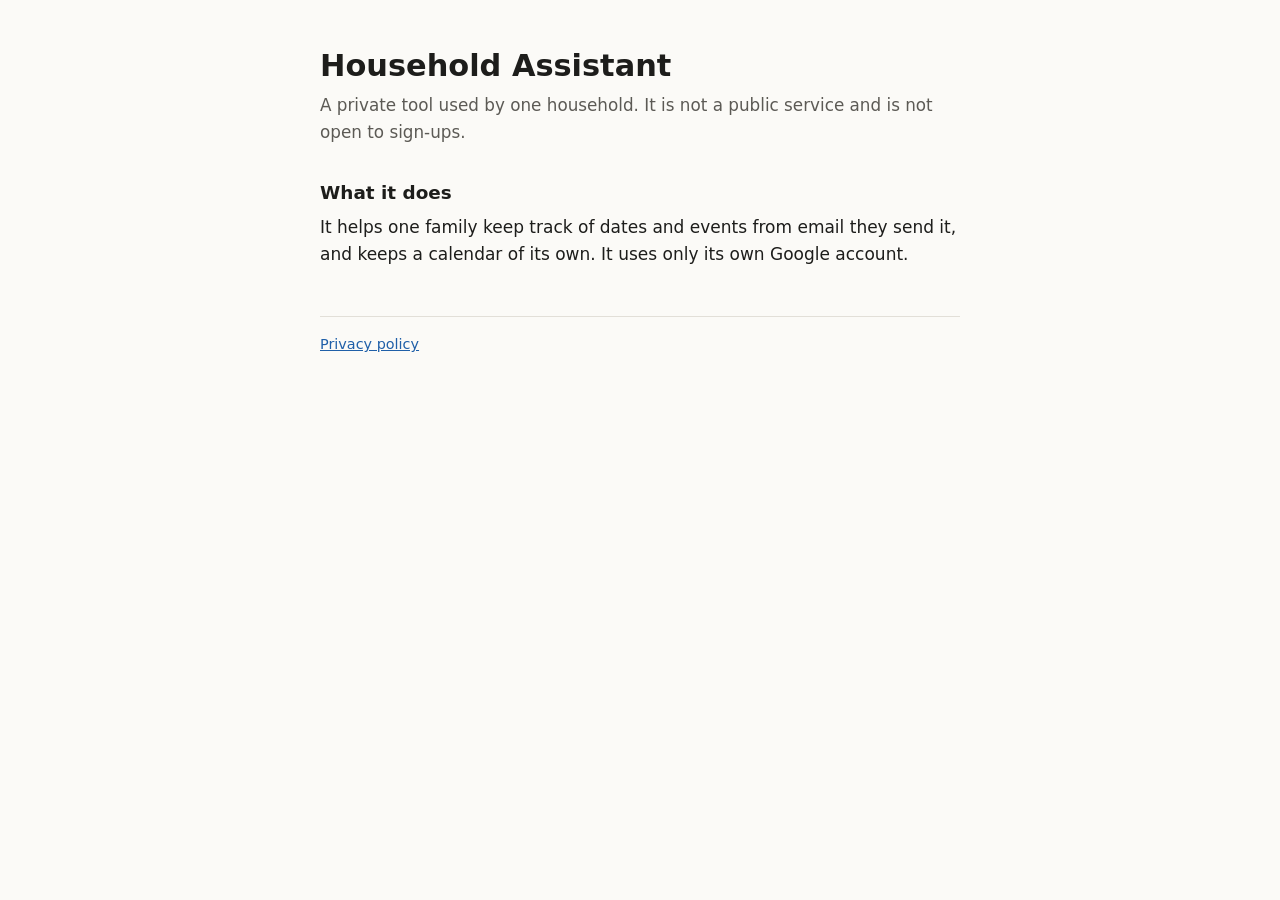
<file: household-assistant/index.html>
<!doctype html>
<html lang="en-GB">
<head>
<meta charset="utf-8">
<meta name="viewport" content="width=device-width, initial-scale=1">
<meta name="robots" content="noindex, nofollow">
<title>Household Assistant</title>
<link rel="stylesheet" href="../style.css">
</head>
<body>
<main>
<h1>Household Assistant</h1>
<p class="lede">A private tool used by one household. It is not a public service and is not open
to sign-ups.</p>

<h2>What it does</h2>
<p>It helps one family keep track of dates and events from email they send it, and keeps a
calendar of its own. It uses only its own Google account.</p>

<footer><a href="privacy.html">Privacy policy</a></footer>
</main>
</body>
</html>
</file>
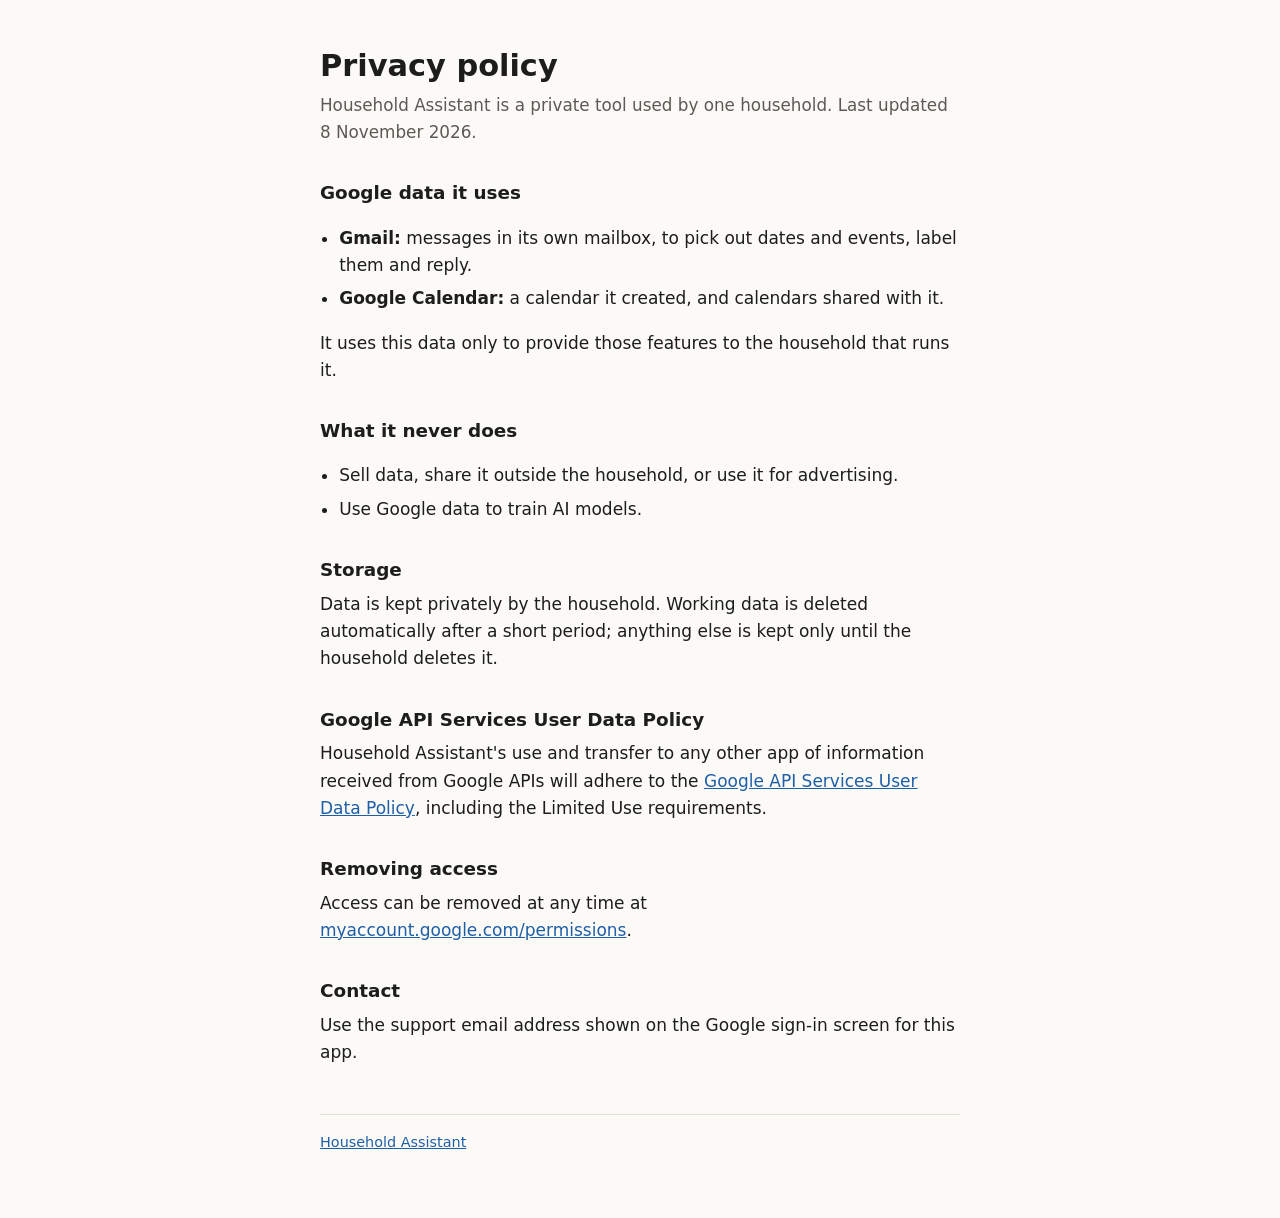
<file: household-assistant/privacy.html>
<!doctype html>
<html lang="en-GB">
<head>
<meta charset="utf-8">
<meta name="viewport" content="width=device-width, initial-scale=1">
<meta name="robots" content="noindex, nofollow">
<title>Privacy policy - Household Assistant</title>
<link rel="stylesheet" href="../style.css">
</head>
<body>
<main>
<h1>Privacy policy</h1>
<p class="lede">Household Assistant is a private tool used by one household. Last updated
8 November 2026.</p>

<h2>Google data it uses</h2>
<ul>
  <li><strong>Gmail:</strong> messages in its own mailbox, to pick out dates and events, label
    them and reply.</li>
  <li><strong>Google Calendar:</strong> a calendar it created, and calendars shared with it.</li>
</ul>
<p>It uses this data only to provide those features to the household that runs it.</p>

<h2>What it never does</h2>
<ul>
  <li>Sell data, share it outside the household, or use it for advertising.</li>
  <li>Use Google data to train AI models.</li>
</ul>

<h2>Storage</h2>
<p>Data is kept privately by the household. Working data is deleted automatically after a short
period; anything else is kept only until the household deletes it.</p>

<h2>Google API Services User Data Policy</h2>
<p>Household Assistant's use and transfer to any other app of information received from Google
APIs will adhere to the
<a href="https://developers.google.com/terms/api-services-user-data-policy">Google API Services
User Data Policy</a>, including the Limited Use requirements.</p>

<h2>Removing access</h2>
<p>Access can be removed at any time at
<a href="https://myaccount.google.com/permissions">myaccount.google.com/permissions</a>.</p>

<h2>Contact</h2>
<p>Use the support email address shown on the Google sign-in screen for this app.</p>

<footer><a href="./">Household Assistant</a></footer>
</main>
</body>
</html>
</file>
<file: style.css>
:root { --bg: #fbfaf7; --fg: #1d1d1b; --muted: #5c5a55; --link: #1f5fa8; --rule: #e2dfd8; }
@media (prefers-color-scheme: dark) { :root { --bg: #17181a; --fg: #ecebe7; --muted: #a7a49d; --link: #8ab8f0; --rule: #33352f; } }
* { box-sizing: border-box; }
body { margin: 0; background: var(--bg); color: var(--fg); font: 17px/1.6 system-ui, -apple-system, "Segoe UI", sans-serif; }
main { max-width: 42rem; margin: 0 auto; padding: 3rem 16px 4rem; }
h1 { font-size: 1.9rem; line-height: 1.2; margin: 0 0 .5rem; }
h2 { font-size: 1.15rem; margin: 2rem 0 .4rem; }
p, li { margin: .4rem 0; }
ul { padding-left: 1.2rem; }
a { color: var(--link); }
.lede { color: var(--muted); font-size: 1.05rem; }
footer { margin-top: 3rem; padding-top: 1rem; border-top: 1px solid var(--rule); color: var(--muted); font-size: .9rem; }
</file>
